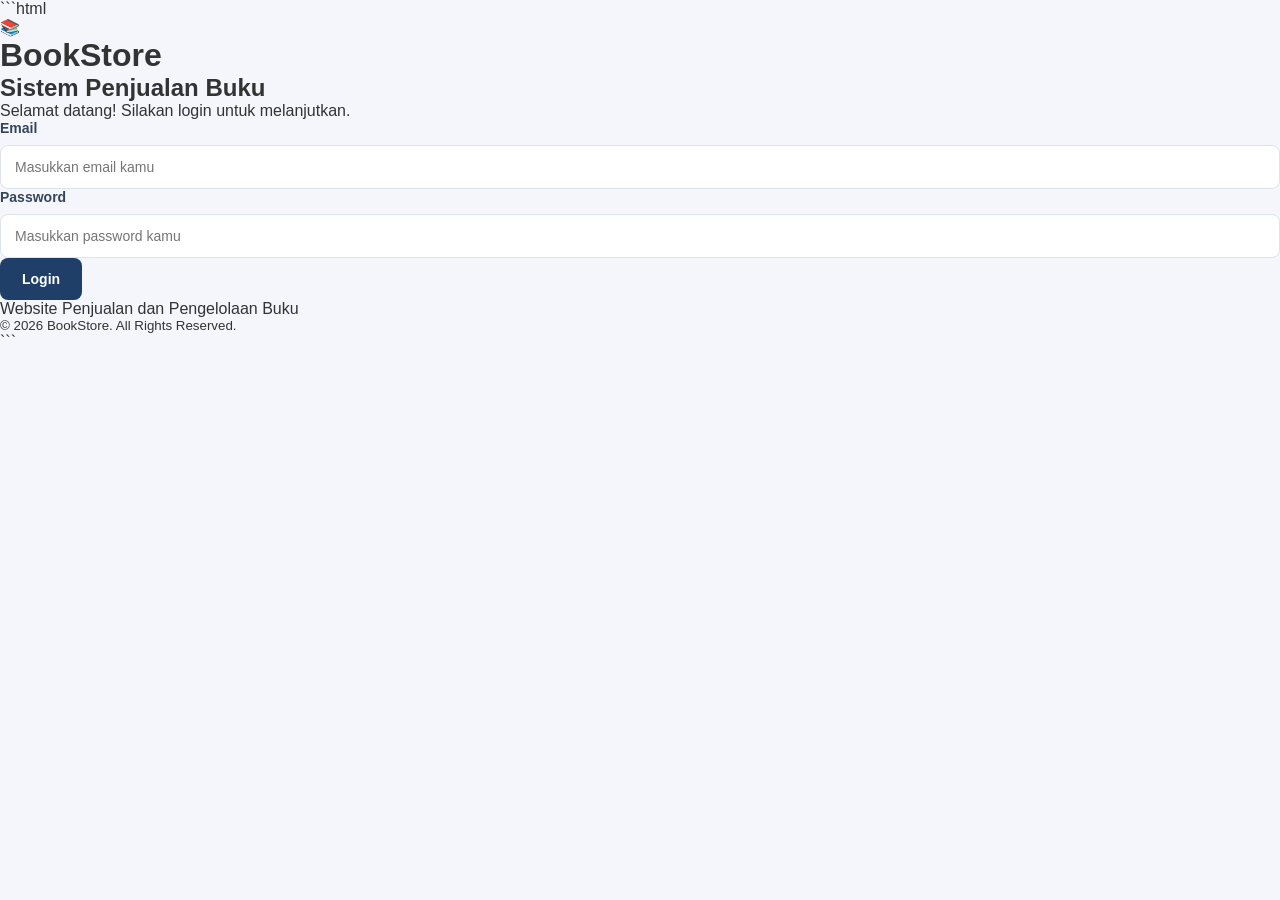
<file: tugas-uts-web1/index.html>
```html
<!DOCTYPE html>
<html lang="id">
<head>
    <meta charset="UTF-8">
    <meta name="viewport" content="width=device-width, initial-scale=1.0">
    <title>Login | Sistem Penjualan Buku</title>
    <link rel="stylesheet" href="css/style.css">
</head>

<body class="login-page">

    <div class="login-container">

        <div class="login-icon">
            <span>📚</span>
        </div>

        <div class="login-header">
            <h1>BookStore</h1>
            <h2>Sistem Penjualan Buku</h2>
            <p>Selamat datang! Silakan login untuk melanjutkan.</p>
        </div>

        <form id="formLogin" onsubmit="login(event)">

            <div class="form-group">
                <label for="email">Email</label>
                <input
                    type="email"
                    id="email"
                    placeholder="Masukkan email kamu"
                    required
                >
            </div>

            <div class="form-group">
                <label for="password">Password</label>
                <input
                    type="password"
                    id="password"
                    placeholder="Masukkan password kamu"
                    required
                >
            </div>

            <p id="pesanLogin" class="pesan-error"></p>

            <button type="submit" class="btn-primary">
                Login
            </button>

        </form>

        <div class="login-footer">
            <p>Website Penjualan dan Pengelolaan Buku</p>
            <small>© 2026 BookStore. All Rights Reserved.</small>
        </div>

    </div>

    <script src="js/data.js"></script>
    <script src="js/script.js"></script>

</body>
</html>
```
</file>
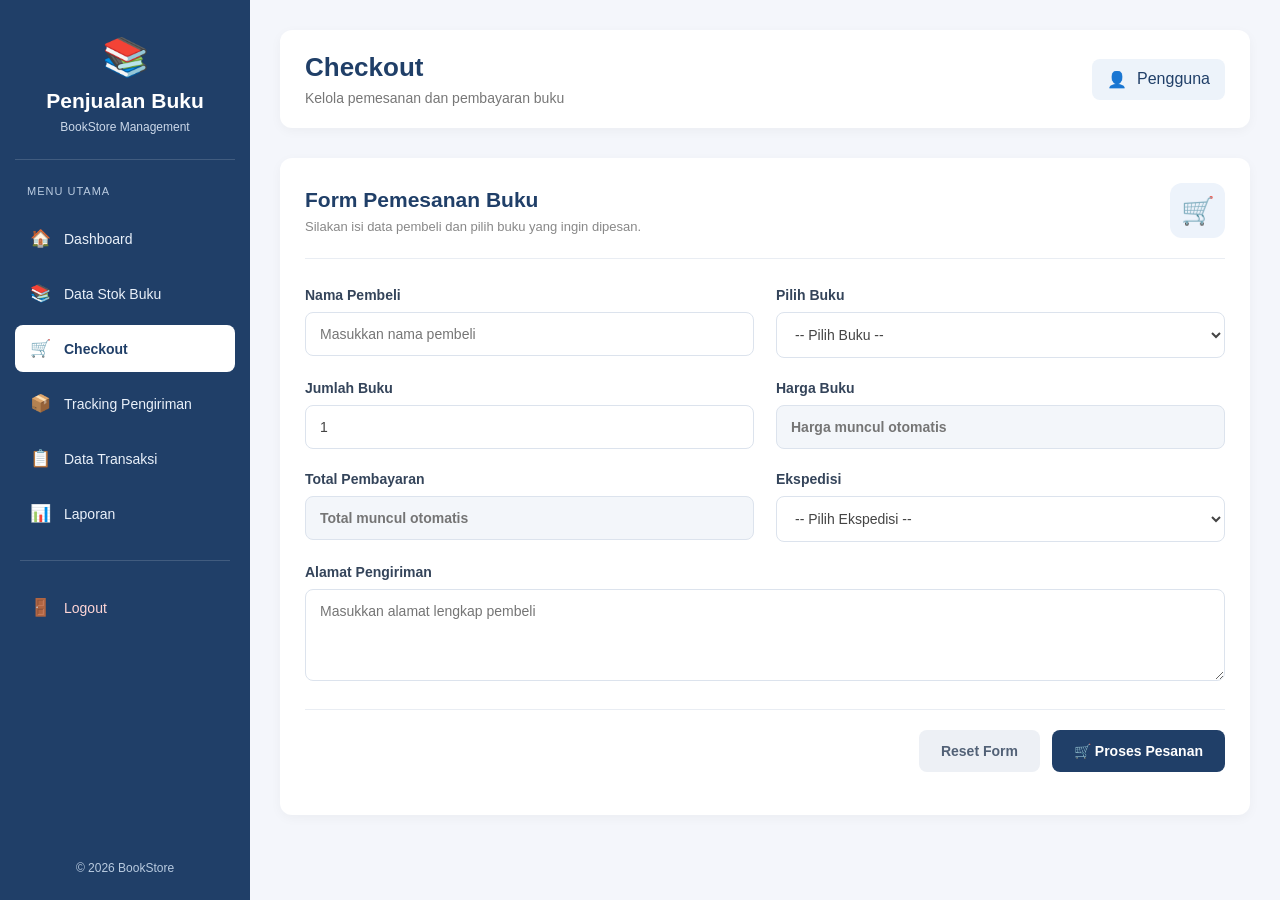
<file: tugas-uts-web1/checkout.html>
<!DOCTYPE html>
<html lang="id">
<head>
    <meta charset="UTF-8">
    <meta name="viewport" content="width=device-width, initial-scale=1.0">
    <title>Checkout - BookStore</title>
    <link rel="stylesheet" href="css/style.css">
</head>
<body>

<div class="layout">

    <!-- SIDEBAR -->
    <aside class="sidebar">
        <div class="sidebar-header">
            <div class="sidebar-logo">📚</div>
            <h2>Penjualan Buku</h2>
            <p>BookStore Management</p>
        </div>

        <nav class="sidebar-menu">
            <p class="menu-label">MENU UTAMA</p>

            <a href="dashboard.html">
                <span>🏠</span> Dashboard
            </a>

            <a href="stok.html">
                <span>📚</span> Data Stok Buku
            </a>

            <a href="checkout.html" class="active">
                <span>🛒</span> Checkout
            </a>

            <a href="tracking.html">
                <span>📦</span> Tracking Pengiriman
            </a>

            <a href="transaksi.html">
                <span>📋</span> Data Transaksi
            </a>

            <a href="laporan.html">
                <span>📊</span> Laporan
            </a>

            <div class="sidebar-divider"></div>

            <a href="index.html" onclick="logout()" class="logout-menu">
                <span>🚪</span> Logout
            </a>
        </nav>

        <div class="sidebar-footer">
            <p>© 2026 BookStore</p>
        </div>
    </aside>

    <!-- KONTEN UTAMA -->
    <main class="main-content">

        <header class="topbar">
            <div>
                <h1>Checkout</h1>
                <p>Kelola pemesanan dan pembayaran buku</p>
            </div>

            <div class="user-info">
                <span>👤</span>
                <span id="namaPengguna">Pengguna</span>
            </div>
        </header>

        <section class="content-box">

            <div class="checkout-heading">
                <div>
                    <h2>Form Pemesanan Buku</h2>
                    <p>Silakan isi data pembeli dan pilih buku yang ingin dipesan.</p>
                </div>
                <div class="checkout-icon">🛒</div>
            </div>

            <form id="formCheckout" onsubmit="prosesCheckout(event)">

                <div class="checkout-form-grid">

                    <div class="form-group">
                        <label for="namaPembeli">Nama Pembeli</label>
                        <input
                            type="text"
                            id="namaPembeli"
                            placeholder="Masukkan nama pembeli"
                            required>
                    </div>

                    <div class="form-group">
                        <label for="pilihBuku">Pilih Buku</label>
                        <select
                            id="pilihBuku"
                            required
                            onchange="updateHargaCheckout()">
                            <option value="">-- Pilih Buku --</option>
                        </select>
                    </div>

                    <div class="form-group">
                        <label for="jumlahBeli">Jumlah Buku</label>
                        <input
                            type="number"
                            id="jumlahBeli"
                            min="1"
                            value="1"
                            required
                            oninput="updateHargaCheckout()">
                    </div>

                    <div class="form-group">
                        <label for="hargaBuku">Harga Buku</label>
                        <input
                            type="text"
                            id="hargaBuku"
                            placeholder="Harga muncul otomatis"
                            readonly>
                    </div>

                    <div class="form-group">
                        <label for="totalHarga">Total Pembayaran</label>
                        <input
                            type="text"
                            id="totalHarga"
                            placeholder="Total muncul otomatis"
                            readonly>
                    </div>

                    <div class="form-group">
                        <label for="ekspedisi">Ekspedisi</label>
                        <select id="ekspedisi" required>
                            <option value="">-- Pilih Ekspedisi --</option>
                            <option value="JNE">JNE</option>
                            <option value="Pos Indonesia">Pos Indonesia</option>
                        </select>
                    </div>

                    <div class="form-group alamat-group">
                        <label for="alamatPembeli">Alamat Pengiriman</label>
                        <textarea
                            id="alamatPembeli"
                            placeholder="Masukkan alamat lengkap pembeli"
                            rows="4"
                            required></textarea>
                    </div>

                </div>

                <div class="checkout-actions">
                    <button type="reset" class="btn-reset">
                        Reset Form
                    </button>

                    <button type="submit" class="btn-primary">
                        🛒 Proses Pesanan
                    </button>
                </div>

            </form>

            <p id="pesanCheckout"></p>

        </section>

    </main>
</div>

<script src="js/data.js"></script>
<script src="js/script.js"></script>

<script>
    renderPilihanBuku();
    tampilkanNamaPengguna();
</script>

</body>
</html>
</file>
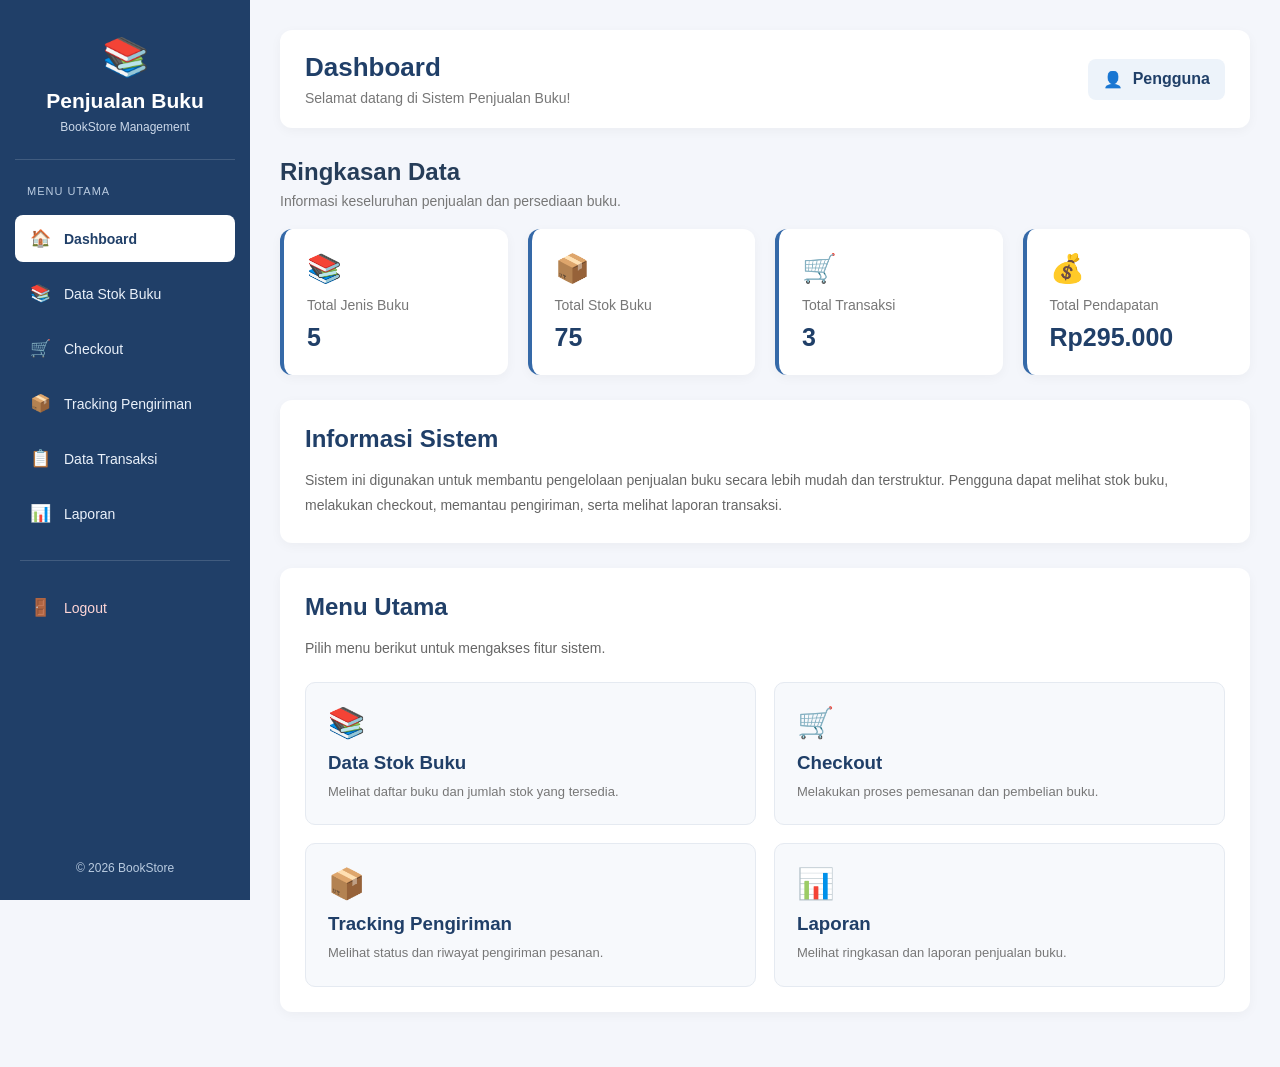
<file: tugas-uts-web1/dashboard.html>
<!DOCTYPE html>
<html lang="id">
<head>
    <meta charset="UTF-8">
    <meta name="viewport" content="width=device-width, initial-scale=1.0">
    <title>Dashboard - Sistem Penjualan Buku</title>
    <link rel="stylesheet" href="css/style.css">
</head>
<body>

    <div class="layout">

        <!-- SIDEBAR -->
        <aside class="sidebar">

            <div class="sidebar-header">
                <div class="sidebar-logo">📚</div>
                <h2>Penjualan Buku</h2>
                <p>BookStore Management</p>
            </div>

            <nav class="sidebar-menu">
                <p class="menu-label">MENU UTAMA</p>

                <a href="dashboard.html" class="active">
                    <span>🏠</span> Dashboard
                </a>

                <a href="stok.html">
                    <span>📚</span> Data Stok Buku
                </a>

                <a href="checkout.html">
                    <span>🛒</span> Checkout
                </a>

                <a href="tracking.html">
                    <span>📦</span> Tracking Pengiriman
                </a>

                <a href="transaksi.html">
                    <span>📋</span> Data Transaksi
                </a>

                <a href="laporan.html">
                    <span>📊</span> Laporan
                </a>

                <div class="sidebar-divider"></div>

                <a href="index.html" onclick="logout()" class="logout-menu">
                    <span>🚪</span> Logout
                </a>
            </nav>

            <div class="sidebar-footer">
                <p>© 2026 BookStore</p>
            </div>

        </aside>


        <!-- KONTEN UTAMA -->
        <main class="main-content">

            <header class="topbar">
                <div>
                    <h1>Dashboard</h1>
                    <p>Selamat datang di Sistem Penjualan Buku!</p>
                </div>

                <div class="user-info">
                    <span>👤</span>
                    <strong id="namaPengguna">Pengguna</strong>
                </div>
            </header>


            <section class="dashboard-content">

                <div class="section-heading">
                    <h2>Ringkasan Data</h2>
                    <p>Informasi keseluruhan penjualan dan persediaan buku.</p>
                </div>


                <!-- KARTU RINGKASAN -->
                <div class="dashboard-cards">

                    <div class="card">
                        <div class="card-icon">📚</div>
                        <h3>Total Jenis Buku</h3>
                        <p id="totalBuku">0</p>
                    </div>

                    <div class="card">
                        <div class="card-icon">📦</div>
                        <h3>Total Stok Buku</h3>
                        <p id="totalStok">0</p>
                    </div>

                    <div class="card">
                        <div class="card-icon">🛒</div>
                        <h3>Total Transaksi</h3>
                        <p id="totalTransaksi">0</p>
                    </div>

                    <div class="card">
                        <div class="card-icon">💰</div>
                        <h3>Total Pendapatan</h3>
                        <p id="totalPendapatan">Rp 0</p>
                    </div>

                </div>


                <!-- INFORMASI SISTEM -->
                <section class="content-box">
                    <h2>Informasi Sistem</h2>

                    <p>
                        Sistem ini digunakan untuk membantu pengelolaan
                        penjualan buku secara lebih mudah dan terstruktur.
                        Pengguna dapat melihat stok buku, melakukan checkout,
                        memantau pengiriman, serta melihat laporan transaksi.
                    </p>
                </section>


                <!-- MENU UTAMA -->
                <section class="content-box">
                    <h2>Menu Utama</h2>
                    <p class="menu-description">
                        Pilih menu berikut untuk mengakses fitur sistem.
                    </p>

                    <div class="menu-cards">

                        <a href="stok.html" class="menu-card">
                            <span>📚</span>
                            <h3>Data Stok Buku</h3>
                            <p>Melihat daftar buku dan jumlah stok yang tersedia.</p>
                        </a>

                        <a href="checkout.html" class="menu-card">
                            <span>🛒</span>
                            <h3>Checkout</h3>
                            <p>Melakukan proses pemesanan dan pembelian buku.</p>
                        </a>

                        <a href="tracking.html" class="menu-card">
                            <span>📦</span>
                            <h3>Tracking Pengiriman</h3>
                            <p>Melihat status dan riwayat pengiriman pesanan.</p>
                        </a>

                        <a href="laporan.html" class="menu-card">
                            <span>📊</span>
                            <h3>Laporan</h3>
                            <p>Melihat ringkasan dan laporan penjualan buku.</p>
                        </a>

                    </div>
                </section>

            </section>

        </main>

    </div>

    <script src="js/data.js"></script>
    <script src="js/script.js"></script>

    <script>
        renderDashboard();
        tampilkanNamaPengguna();
    </script>

</body>
</html>
</file>
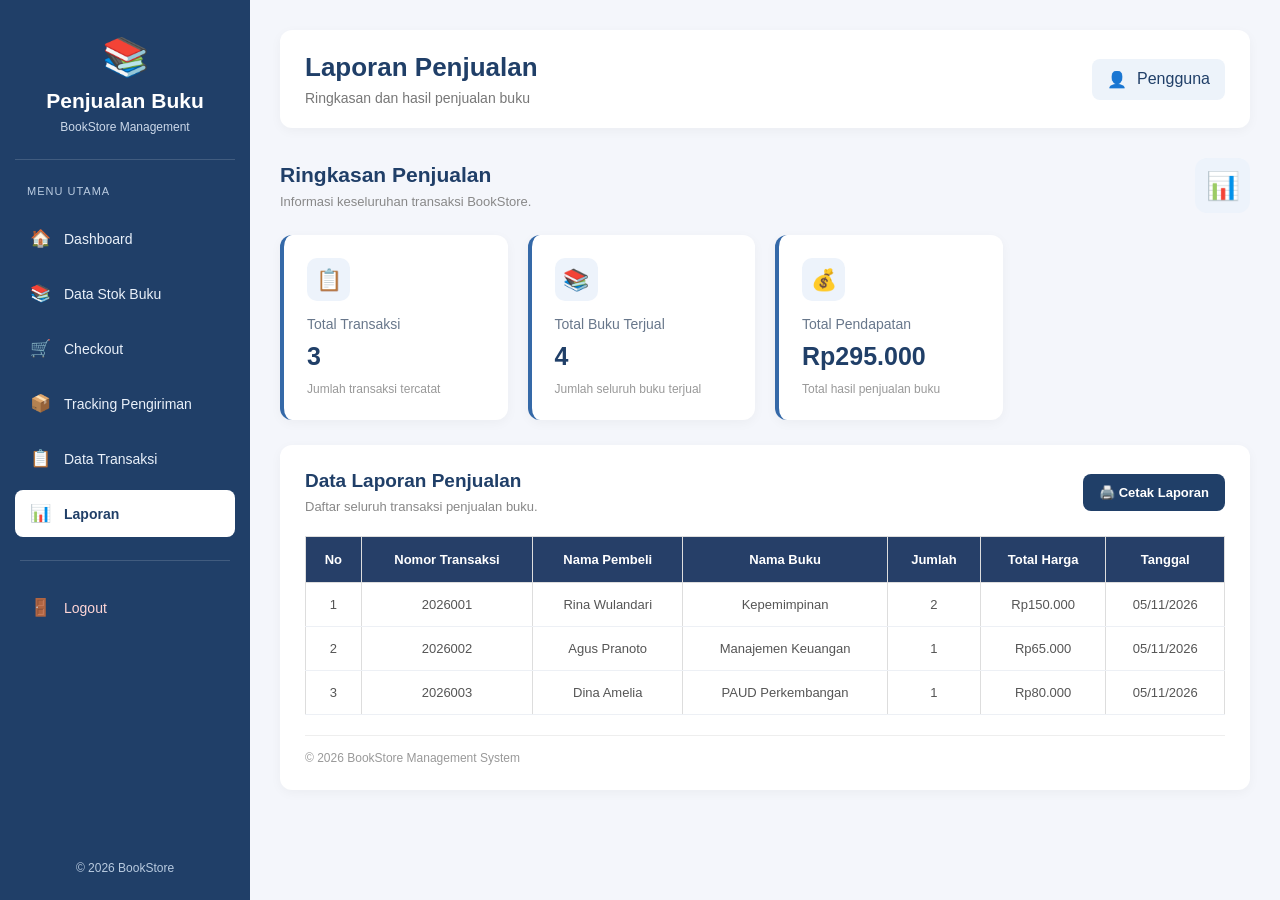
<file: tugas-uts-web1/laporan.html>
<!DOCTYPE html>
<html lang="id">
<head>
    <meta charset="UTF-8">
    <meta name="viewport" content="width=device-width, initial-scale=1.0">
    <title>Laporan Penjualan - BookStore</title>
    <link rel="stylesheet" href="css/style.css">
</head>
<body>

<div class="layout">

    <!-- SIDEBAR -->
    <aside class="sidebar">
        <div class="sidebar-header">
            <div class="sidebar-logo">📚</div>
            <h2>Penjualan Buku</h2>
            <p>BookStore Management</p>
        </div>

        <nav class="sidebar-menu">
            <p class="menu-label">MENU UTAMA</p>

            <a href="dashboard.html">
                <span>🏠</span> Dashboard
            </a>

            <a href="stok.html">
                <span>📚</span> Data Stok Buku
            </a>

            <a href="checkout.html">
                <span>🛒</span> Checkout
            </a>

            <a href="tracking.html">
                <span>📦</span> Tracking Pengiriman
            </a>

            <a href="transaksi.html">
                <span>📋</span> Data Transaksi
            </a>

            <a href="laporan.html" class="active">
                <span>📊</span> Laporan
            </a>

            <div class="sidebar-divider"></div>

            <a href="index.html" onclick="logout()" class="logout-menu">
                <span>🚪</span> Logout
            </a>
        </nav>

        <div class="sidebar-footer">
            <p>© 2026 BookStore</p>
        </div>
    </aside>

    <!-- KONTEN UTAMA -->
    <main class="main-content">

        <header class="topbar">
            <div>
                <h1>Laporan Penjualan</h1>
                <p>Ringkasan dan hasil penjualan buku</p>
            </div>

            <div class="user-info">
                <span>👤</span>
                <span id="namaPengguna">Pengguna</span>
            </div>
        </header>

        <section class="dashboard-content">

            <!-- RINGKASAN -->
            <div class="report-heading">
                <div>
                    <h2>Ringkasan Penjualan</h2>
                    <p>Informasi keseluruhan transaksi BookStore.</p>
                </div>
                <div class="report-icon">📊</div>
            </div>

            <div class="dashboard-cards">

                <div class="card report-card">
                    <div class="report-card-icon">📋</div>
                    <h3>Total Transaksi</h3>
                    <p id="laporanTotalTransaksi">0</p>
                    <span>Jumlah transaksi tercatat</span>
                </div>

                <div class="card report-card">
                    <div class="report-card-icon">📚</div>
                    <h3>Total Buku Terjual</h3>
                    <p id="laporanBukuTerjual">0</p>
                    <span>Jumlah seluruh buku terjual</span>
                </div>

                <div class="card report-card">
                    <div class="report-card-icon">💰</div>
                    <h3>Total Pendapatan</h3>
                    <p id="laporanPendapatan">Rp 0</p>
                    <span>Total hasil penjualan buku</span>
                </div>

            </div>

            <!-- TABEL LAPORAN -->
            <section class="content-box report-table-box">

                <div class="report-table-heading">
                    <div>
                        <h2>Data Laporan Penjualan</h2>
                        <p>Daftar seluruh transaksi penjualan buku.</p>
                    </div>

                    <button class="btn-print" onclick="window.print()">
                        🖨️ Cetak Laporan
                    </button>
                </div>

                <div class="table-container">
                    <table class="report-table">
                        <thead>
                            <tr>
                                <th>No</th>
                                <th>Nomor Transaksi</th>
                                <th>Nama Pembeli</th>
                                <th>Nama Buku</th>
                                <th>Jumlah</th>
                                <th>Total Harga</th>
                                <th>Tanggal</th>
                            </tr>
                        </thead>

                        <tbody id="tabelLaporan">
                            <tr>
                                <td colspan="7">
                                    Belum ada data laporan.
                                </td>
                            </tr>
                        </tbody>
                    </table>
                </div>

                <div class="report-footer">
                    <p>© 2026 BookStore Management System</p>
                </div>

            </section>

        </section>

    </main>
</div>

<script src="js/data.js"></script>
<script src="js/script.js"></script>

<script>
    renderLaporan();
    tampilkanNamaPengguna();
</script>

</body>
</html>
</file>
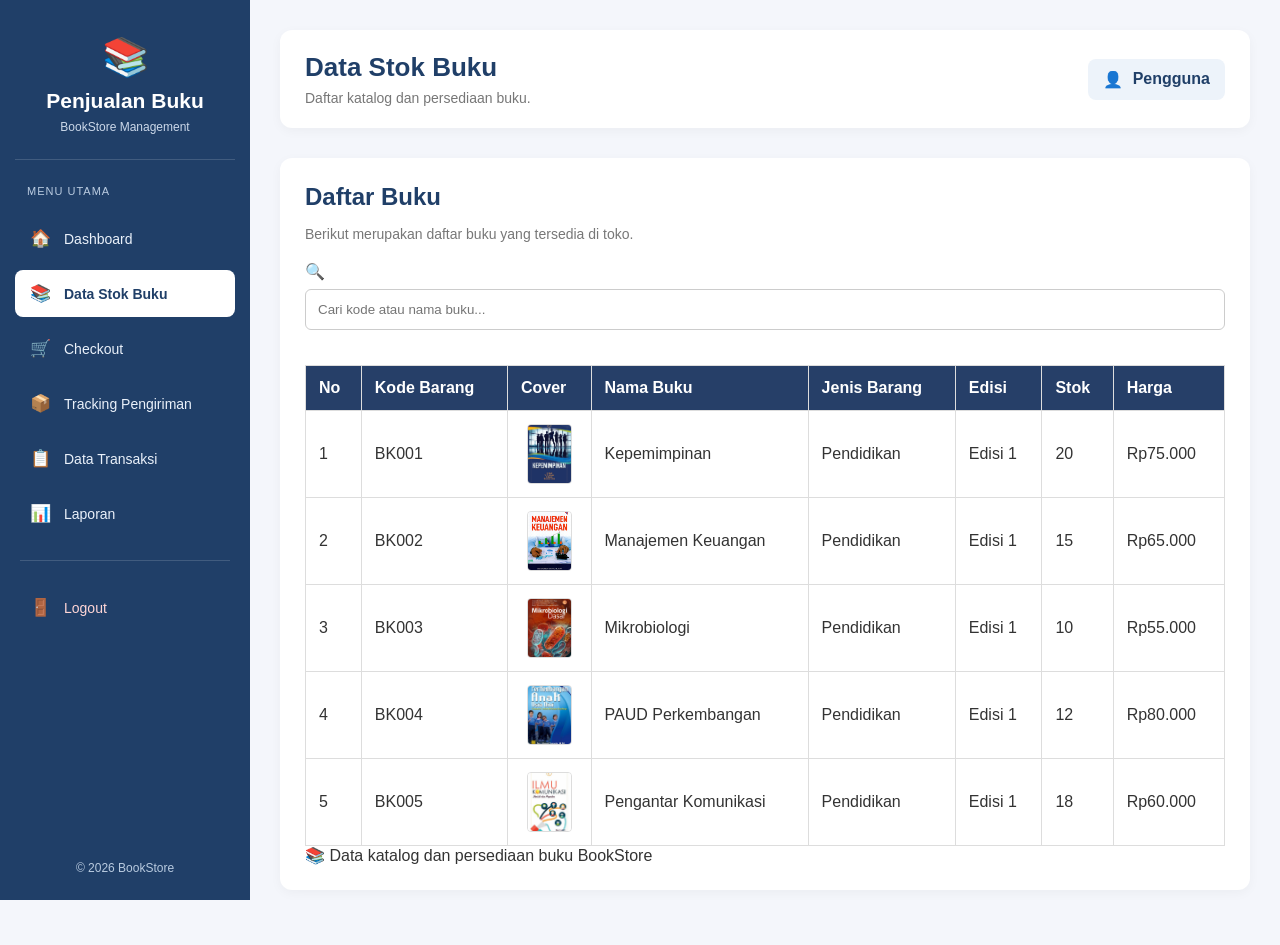
<file: tugas-uts-web1/stok.html>
<!DOCTYPE html>
<html lang="id">
<head>
    <meta charset="UTF-8">
    <meta name="viewport" content="width=device-width, initial-scale=1.0">
    <title>Data Stok Buku - BookStore</title>
    <link rel="stylesheet" href="css/style.css">
</head>
<body>

<div class="layout">

    <!-- SIDEBAR -->
    <aside class="sidebar">

        <div class="sidebar-header">
            <div class="sidebar-logo">📚</div>
            <h2>Penjualan Buku</h2>
            <p>BookStore Management</p>
        </div>

        <nav class="sidebar-menu">
            <p class="menu-label">MENU UTAMA</p>

            <a href="dashboard.html">
                <span>🏠</span> Dashboard
            </a>

            <a href="stok.html" class="active">
                <span>📚</span> Data Stok Buku
            </a>

            <a href="checkout.html">
                <span>🛒</span> Checkout
            </a>

            <a href="tracking.html">
                <span>📦</span> Tracking Pengiriman
            </a>

            <a href="transaksi.html">
                <span>📋</span> Data Transaksi
            </a>

            <a href="laporan.html">
                <span>📊</span> Laporan
            </a>

            <div class="sidebar-divider"></div>

            <a href="index.html" onclick="logout()" class="logout-menu">
                <span>🚪</span> Logout
            </a>
        </nav>

        <div class="sidebar-footer">
            <p>© 2026 BookStore</p>
        </div>

    </aside>

    <!-- KONTEN UTAMA -->
    <main class="main-content">

        <header class="topbar">
            <div>
                <h1>Data Stok Buku</h1>
                <p>Daftar katalog dan persediaan buku.</p>
            </div>

            <div class="user-info">
                <span>👤</span>
                <strong id="namaPengguna">Pengguna</strong>
            </div>
        </header>

        <!-- KONTEN STOK -->
        <section class="content-box">

            <div class="section-heading">
                <h2>Daftar Buku</h2>
                <p>Berikut merupakan daftar buku yang tersedia di toko.</p>
            </div>

            <!-- PENCARIAN -->
            <div class="stok-search">
                <span>🔍</span>

                <input
                    type="text"
                    id="cariBuku"
                    placeholder="Cari kode atau nama buku..."
                    oninput="filterStok()"
                >
            </div>

            <!-- TABEL BUKU -->
            <div class="table-container">

                <table class="stok-table">

                    <thead>
                        <tr>
                            <th>No</th>
                            <th>Kode Barang</th>
                            <th>Cover</th>
                            <th>Nama Buku</th>
                            <th>Jenis Barang</th>
                            <th>Edisi</th>
                            <th>Stok</th>
                            <th>Harga</th>
                        </tr>
                    </thead>

                    <tbody id="tabelStok">
                        <tr>
                            <td colspan="8">
                                Data buku sedang dimuat...
                            </td>
                        </tr>
                    </tbody>

                </table>

            </div>

            <div class="stok-footer">
                <p>📚 Data katalog dan persediaan buku BookStore</p>
            </div>

        </section>

    </main>

</div>

<script src="js/data.js"></script>
<script src="js/script.js"></script>

<script>
    renderStok();
    tampilkanNamaPengguna();
</script>

</body>
</html>
</file>
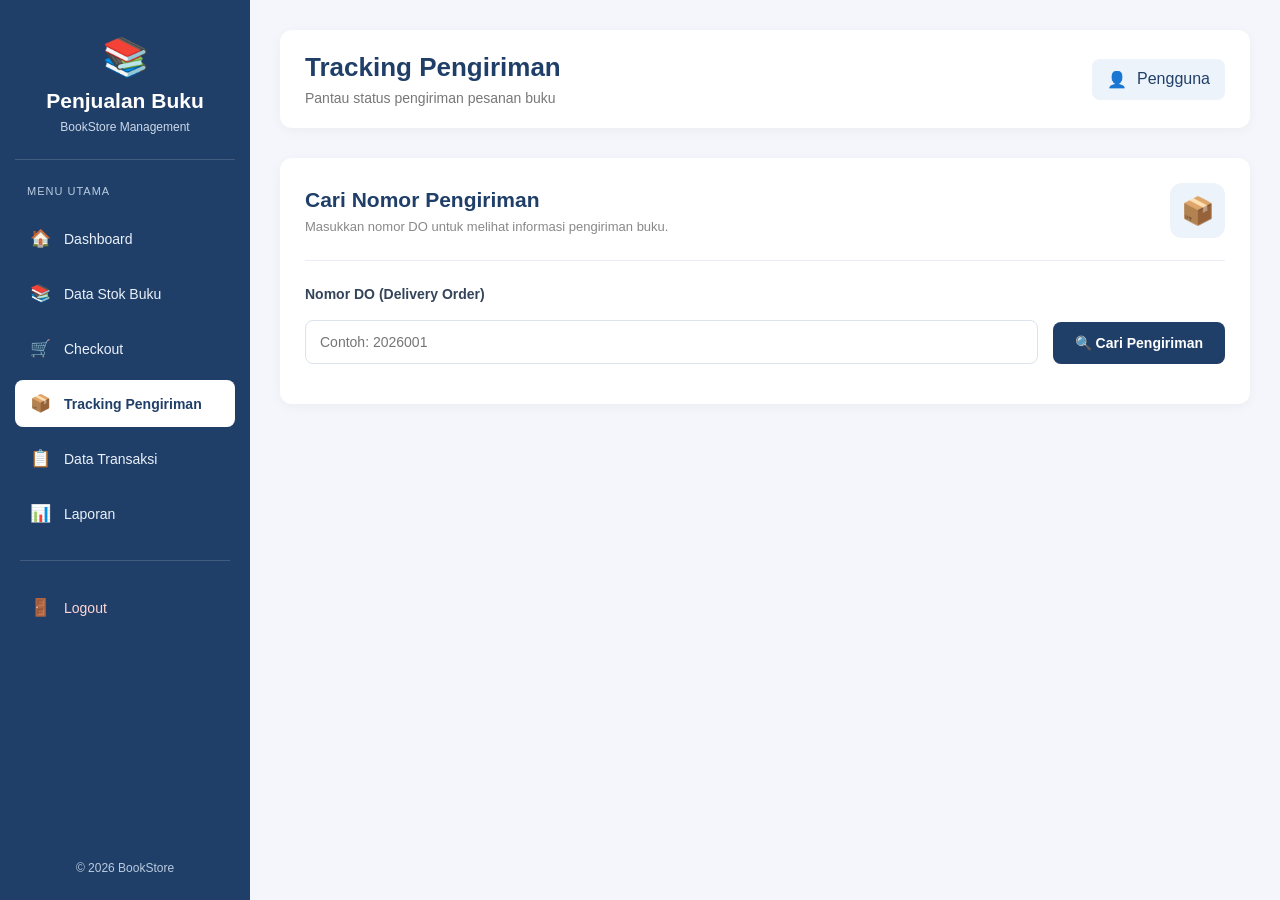
<file: tugas-uts-web1/tracking.html>
<!DOCTYPE html>
<html lang="id">
<head>
    <meta charset="UTF-8">
    <meta name="viewport" content="width=device-width, initial-scale=1.0">
    <title>Tracking Pengiriman - BookStore</title>
    <link rel="stylesheet" href="css/style.css">
</head>
<body>

<div class="layout">

    <!-- SIDEBAR -->
    <aside class="sidebar">
        <div class="sidebar-header">
            <div class="sidebar-logo">📚</div>
            <h2>Penjualan Buku</h2>
            <p>BookStore Management</p>
        </div>

        <nav class="sidebar-menu">
            <p class="menu-label">MENU UTAMA</p>

            <a href="dashboard.html">
                <span>🏠</span> Dashboard
            </a>

            <a href="stok.html">
                <span>📚</span> Data Stok Buku
            </a>

            <a href="checkout.html">
                <span>🛒</span> Checkout
            </a>

            <a href="tracking.html" class="active">
                <span>📦</span> Tracking Pengiriman
            </a>

            <a href="transaksi.html">
                <span>📋</span> Data Transaksi
            </a>

            <a href="laporan.html">
                <span>📊</span> Laporan
            </a>

            <div class="sidebar-divider"></div>

            <a href="index.html" onclick="logout()" class="logout-menu">
                <span>🚪</span> Logout
            </a>
        </nav>

        <div class="sidebar-footer">
            <p>© 2026 BookStore</p>
        </div>
    </aside>

    <!-- KONTEN UTAMA -->
    <main class="main-content">

        <header class="topbar">
            <div>
                <h1>Tracking Pengiriman</h1>
                <p>Pantau status pengiriman pesanan buku</p>
            </div>

            <div class="user-info">
                <span>👤</span>
                <span id="namaPengguna">Pengguna</span>
            </div>
        </header>

        <!-- FORM PENCARIAN -->
        <section class="content-box">

            <div class="tracking-heading">
                <div>
                    <h2>Cari Nomor Pengiriman</h2>
                    <p>Masukkan nomor DO untuk melihat informasi pengiriman buku.</p>
                </div>

                <div class="tracking-icon">📦</div>
            </div>

            <form onsubmit="cariTracking(event)" class="tracking-search-form">

                <div class="form-group">
                    <label for="nomorDO">Nomor DO (Delivery Order)</label>

                    <input
                        type="text"
                        id="nomorDO"
                        placeholder="Contoh: 2026001"
                        required
                    >
                </div>

                <button type="submit" class="btn-primary">
                    🔍 Cari Pengiriman
                </button>

            </form>

            <p id="pesanTracking"></p>

            <!-- HASIL TRACKING -->
            <div id="hasilTracking" class="tracking-result" style="display: none;">

                <div class="result-heading">
                    <div>
                        <h2>Informasi Pengiriman</h2>
                        <p>Detail pesanan dan status pengiriman buku.</p>
                    </div>
                    <span class="result-icon">🚚</span>
                </div>

                <div class="tracking-info">

                    <div class="tracking-detail">
                        <span>Nomor DO</span>
                        <strong id="hasilNomorDO">-</strong>
                    </div>

                    <div class="tracking-detail">
                        <span>Nama Penerima</span>
                        <strong id="hasilNama">-</strong>
                    </div>

                    <div class="tracking-detail">
                        <span>Status Pengiriman</span>
                        <strong id="hasilStatus">-</strong>
                    </div>

                    <div class="tracking-detail">
                        <span>Ekspedisi</span>
                        <strong id="hasilEkspedisi">-</strong>
                    </div>

                    <div class="tracking-detail">
                        <span>Tanggal Kirim</span>
                        <strong id="hasilTanggal">-</strong>
                    </div>

                    <div class="tracking-detail">
                        <span>Kode Paket</span>
                        <strong id="hasilPaket">-</strong>
                    </div>

                    <div class="tracking-detail">
                        <span>Total Pembayaran</span>
                        <strong id="hasilTotal">-</strong>
                    </div>

                </div>

                <!-- RIWAYAT PERJALANAN -->
                <div class="tracking-history">

                    <h3>Riwayat Perjalanan Paket</h3>
                    <p class="history-description">
                        Berikut adalah perkembangan perjalanan pesanan kamu.
                    </p>

                    <div id="riwayatPerjalanan">
                        <p>Belum ada riwayat perjalanan.</p>
                    </div>

                </div>

            </div>

        </section>

    </main>

</div>

<script src="js/data.js"></script>
<script src="js/script.js"></script>

<script>
    tampilkanNamaPengguna();
</script>

</body>
</html>
</file>
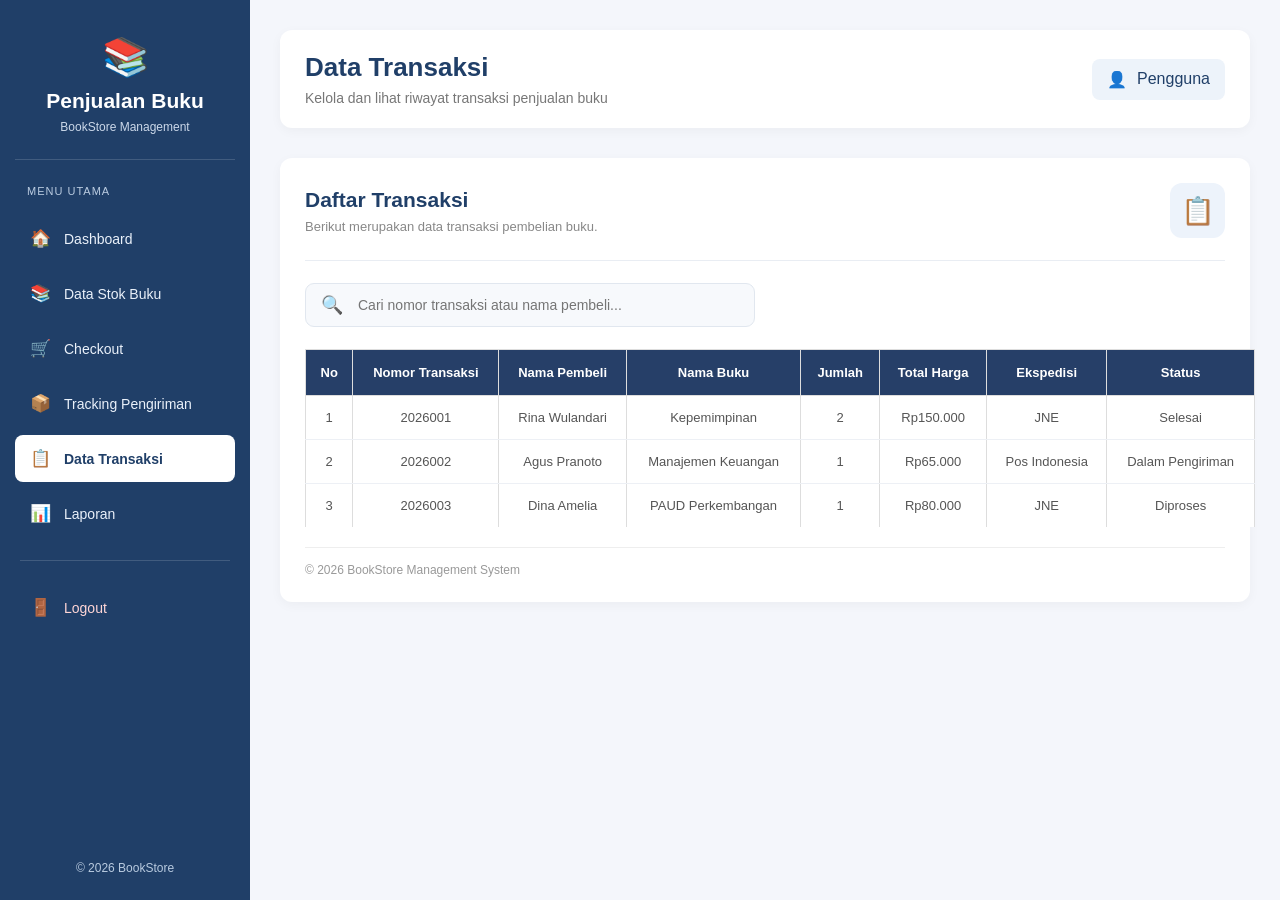
<file: tugas-uts-web1/transaksi.html>
<!DOCTYPE html>
<html lang="id">
<head>
    <meta charset="UTF-8">
    <meta name="viewport" content="width=device-width, initial-scale=1.0">
    <title>Data Transaksi - BookStore</title>
    <link rel="stylesheet" href="css/style.css">
</head>
<body>

<div class="layout">

    <!-- SIDEBAR -->
    <aside class="sidebar">
        <div class="sidebar-header">
            <div class="sidebar-logo">📚</div>
            <h2>Penjualan Buku</h2>
            <p>BookStore Management</p>
        </div>

        <nav class="sidebar-menu">
            <p class="menu-label">MENU UTAMA</p>

            <a href="dashboard.html">
                <span>🏠</span> Dashboard
            </a>

            <a href="stok.html">
                <span>📚</span> Data Stok Buku
            </a>

            <a href="checkout.html">
                <span>🛒</span> Checkout
            </a>

            <a href="tracking.html">
                <span>📦</span> Tracking Pengiriman
            </a>

            <a href="transaksi.html" class="active">
                <span>📋</span> Data Transaksi
            </a>

            <a href="laporan.html">
                <span>📊</span> Laporan
            </a>

            <div class="sidebar-divider"></div>

            <a href="index.html" onclick="logout()" class="logout-menu">
                <span>🚪</span> Logout
            </a>
        </nav>

        <div class="sidebar-footer">
            <p>© 2026 BookStore</p>
        </div>
    </aside>

    <!-- KONTEN UTAMA -->
    <main class="main-content">

        <header class="topbar">
            <div>
                <h1>Data Transaksi</h1>
                <p>Kelola dan lihat riwayat transaksi penjualan buku</p>
            </div>

            <div class="user-info">
                <span>👤</span>
                <span id="namaPengguna">Pengguna</span>
            </div>
        </header>

        <section class="content-box">

            <!-- JUDUL HALAMAN -->
            <div class="transaction-heading">
                <div>
                    <h2>Daftar Transaksi</h2>
                    <p>Berikut merupakan data transaksi pembelian buku.</p>
                </div>

                <div class="transaction-icon">📋</div>
            </div>

            <!-- PENCARIAN -->
            <div class="search-box transaction-search">
                <span>🔍</span>
                <input
                    type="text"
                    id="cariTransaksi"
                    placeholder="Cari nomor transaksi atau nama pembeli..."
                    oninput="filterTransaksi()"
                >
            </div>

            <!-- TABEL TRANSAKSI -->
            <div class="table-container">

                <table class="transaction-table">
                    <thead>
                        <tr>
                            <th>No</th>
                            <th>Nomor Transaksi</th>
                            <th>Nama Pembeli</th>
                            <th>Nama Buku</th>
                            <th>Jumlah</th>
                            <th>Total Harga</th>
                            <th>Ekspedisi</th>
                            <th>Status</th>
                        </tr>
                    </thead>

                    <tbody id="tabelTransaksi">
                        <tr>
                            <td colspan="8">
                                Belum ada transaksi.
                            </td>
                        </tr>
                    </tbody>
                </table>

            </div>

            <!-- FOOTER TABEL -->
            <div class="transaction-footer">
                <p>© 2026 BookStore Management System</p>
            </div>

        </section>

    </main>

</div>

<script src="js/data.js"></script>
<script src="js/script.js"></script>

<script>
    renderTransaksi();
    tampilkanNamaPengguna();
</script>

</body>
</html>
</file>
<file: tugas-uts-web1/css/style.css>
/* =================================
   1. PENGATURAN DASAR
================================= */

* {
    margin: 0;
    padding: 0;
    box-sizing: border-box;
    font-family: Arial, sans-serif;
}

body {
    background: #f4f6fb;
    color: #333;
}

/* =================================
   2. LAYOUT DAN SIDEBAR
================================= */

.layout {
    display: flex;
    min-height: 100vh;
    background: #f4f6fb;
}

.sidebar {
    width: 250px;
    min-width: 250px;
    height: 100vh;
    background: #203f68;
    color: white;
    padding: 25px 15px;
    display: flex;
    flex-direction: column;
    position: fixed;
    top: 0;
    left: 0;
    z-index: 10;
}

.sidebar-header {
    text-align: center;
    padding: 10px 5px 25px;
    border-bottom: 1px solid rgba(255,255,255,0.15);
}

.sidebar-logo {
    font-size: 38px;
    margin-bottom: 10px;
}

.sidebar-header h2 {
    font-size: 21px;
    margin: 0;
    color: white;
}

.sidebar-header p {
    font-size: 12px;
    color: #cbd8e9;
    margin-top: 7px;
}

.sidebar-menu {
    display: flex;
    flex-direction: column;
    gap: 8px;
    margin-top: 25px;
}

.menu-label {
    font-size: 11px;
    letter-spacing: 1px;
    color: #b9cbe0;
    margin: 0 0 10px 12px;
}

.sidebar-menu a {
    display: flex;
    align-items: center;
    gap: 12px;
    padding: 13px 14px;
    color: #eaf1fa;
    text-decoration: none;
    font-size: 14px;
    border-radius: 8px;
    transition: 0.2s;
}

.sidebar-menu a span {
    width: 23px;
    text-align: center;
    font-size: 17px;
}

.sidebar-menu a:hover {
    background: rgba(255,255,255,0.13);
    color: white;
}

.sidebar-menu a.active {
    background: white;
    color: #203f68;
    font-weight: bold;
}

.sidebar-divider {
    height: 1px;
    background: rgba(255,255,255,0.15);
    margin: 15px 5px;
}

.sidebar-menu a.logout-menu {
    color: #ffd6d6;
}

.sidebar-menu a.logout-menu:hover {
    background: #a83b3b;
    color: white;
}

.sidebar-footer {
    margin-top: auto;
    text-align: center;
    color: #b9cbe0;
    font-size: 12px;
    padding-top: 25px;
}

/* =================================
   3. KONTEN UTAMA DAN TOPBAR
================================= */

.main-content {
    flex: 1;
    min-width: 0;
    margin-left: 250px;
    padding: 30px;
}

.topbar {
    display: flex;
    justify-content: space-between;
    align-items: center;
    background: white;
    padding: 22px 25px;
    border-radius: 12px;
    margin-bottom: 30px;
    box-shadow: 0 3px 12px rgba(0,0,0,0.04);
}

.topbar h1 {
    color: #203f68;
    margin: 0 0 7px;
    font-size: 26px;
}

.topbar p {
    color: #777;
    margin: 0;
    font-size: 14px;
}

.user-info {
    display: flex;
    align-items: center;
    gap: 10px;
    background: #edf3fa;
    padding: 11px 15px;
    border-radius: 8px;
    color: #203f68;
}

/* =================================
   4. DASHBOARD
================================= */

.section-heading {
    margin-bottom: 20px;
}

.section-heading h2 {
    color: #263d59;
    margin-bottom: 7px;
}

.section-heading p,
.menu-description {
    color: #777;
    font-size: 14px;
}

.dashboard-cards {
    display: grid;
    grid-template-columns: repeat(4, minmax(0, 1fr));
    gap: 20px;
    margin-bottom: 25px;
}

.card {
    background: white;
    padding: 23px;
    border-radius: 12px;
    box-shadow: 0 3px 12px rgba(0,0,0,0.04);
    border-left: 4px solid #3569a8;
}

.card-icon {
    font-size: 28px;
    margin-bottom: 12px;
}

.card h3 {
    color: #777;
    font-size: 14px;
    font-weight: normal;
    margin-bottom: 10px;
}

.card h2 {
    color: #203f68;
    margin-bottom: 10px;
}

.card p {
    color: #203f68;
    font-size: 25px;
    font-weight: bold;
    margin: 0;
}

/* =================================
   5. KOTAK INFORMASI
================================= */

.content-box {
    background: white;
    padding: 25px;
    border-radius: 12px;
    margin-bottom: 25px;
    box-shadow: 0 3px 12px rgba(0,0,0,0.04);
}

.content-box h2 {
    color: #203f68;
    margin-top: 0;
    margin-bottom: 15px;
}

.content-box > p {
    color: #666;
    line-height: 1.8;
    font-size: 14px;
}

/* =================================
   6. MENU DASHBOARD
================================= */

.menu-cards {
    display: grid;
    grid-template-columns: repeat(2, minmax(0, 1fr));
    gap: 18px;
    margin-top: 20px;
}

.menu-card {
    display: block;
    text-decoration: none;
    background: #f7f9fc;
    border: 1px solid #e5eaf1;
    padding: 22px;
    border-radius: 10px;
    transition: 0.2s;
    color: #203f68;
}

.menu-card:hover {
    background: #edf4fc;
    border-color: #3569a8;
    transform: translateY(-3px);
}

.menu-card span {
    font-size: 30px;
}

.menu-card h3 {
    color: #203f68;
    margin: 12px 0 8px;
}

.menu-card p {
    color: #777;
    font-size: 13px;
    line-height: 1.6;
    margin: 0;
}

/* =================================
   7. TABEL UMUM
================================= */

table {
    width: 100%;
    border-collapse: collapse;
    background: white;
    margin-top: 20px;
}

th,
td {
    padding: 13px;
    border: 1px solid #ddd;
    text-align: left;
}

th {
    background: #263f68;
    color: white;
}

.table-responsive {
    width: 100%;
    overflow-x: auto;
}

.table-responsive table {
    min-width: 700px;
}

/* =================================
   8. FORM DAN TOMBOL UMUM
================================= */

input,
select,
textarea {
    width: 100%;
    padding: 12px;
    margin: 8px 0 15px;
    border: 1px solid #ccc;
    border-radius: 6px;
}

button,
.btn {
    background: #263f68;
    color: white;
    padding: 11px 18px;
    border: none;
    border-radius: 6px;
    cursor: pointer;
    text-decoration: none;
}

button:hover,
.btn:hover {
    background: #405b7c;
}

.status {
    padding: 6px 10px;
    border-radius: 5px;
    background: #e2f3e8;
    color: #26733c;
}

/* =================================
   9. COVER BUKU
================================= */

.cover-buku {
    width: 45px;
    height: 60px;
    object-fit: cover;
    border-radius: 4px;
    border: 1px solid #ddd;
    display: block;
    margin: auto;
}

.no-cover {
    width: 45px;
    height: 60px;
    border: 1px dashed #aaa;
    border-radius: 4px;
    background: #f5f5f5;
    color: #777;
    font-size: 9px;
    align-items: center;
    justify-content: center;
    margin: auto;
}

/* =================================
   10. HALAMAN CHECKOUT
================================= */

.checkout-heading {
    display: flex;
    justify-content: space-between;
    align-items: center;
    margin-bottom: 28px;
    padding-bottom: 20px;
    border-bottom: 1px solid #e9edf3;
}

.checkout-heading h2 {
    color: #203f68;
    font-size: 21px;
    margin-bottom: 7px;
}

.checkout-heading p {
    color: #888;
    font-size: 13px;
}

.checkout-icon {
    width: 55px;
    height: 55px;
    display: flex;
    align-items: center;
    justify-content: center;
    background: #edf3fb;
    border-radius: 12px;
    font-size: 27px;
}

.checkout-form-grid {
    display: grid;
    grid-template-columns: repeat(2, minmax(0, 1fr));
    gap: 22px;
}

.form-group {
    display: flex;
    flex-direction: column;
    gap: 9px;
}

.form-group label {
    font-size: 14px;
    font-weight: 600;
    color: #34445a;
}

.form-group input,
.form-group select,
.form-group textarea {
    width: 100%;
    padding: 13px 14px;
    border: 1px solid #dce3ed;
    border-radius: 8px;
    background: white;
    font-size: 14px;
    color: #444;
    outline: none;
    font-family: inherit;
    transition: 0.2s;
    margin: 0;
}

.form-group input:focus,
.form-group select:focus,
.form-group textarea:focus {
    border-color: #426b9e;
    box-shadow: 0 0 0 3px rgba(66,107,158,0.1);
}

.form-group input[readonly] {
    background: #f3f6fa;
    color: #203f68;
    font-weight: 600;
}

.form-group textarea {
    resize: vertical;
}

.alamat-group {
    grid-column: 1 / -1;
}

.checkout-actions {
    display: flex;
    justify-content: flex-end;
    gap: 12px;
    margin-top: 28px;
    padding-top: 20px;
    border-top: 1px solid #e9edf3;
}

.btn-primary,
.btn-reset {
    padding: 13px 22px;
    border: none;
    border-radius: 8px;
    font-size: 14px;
    font-weight: 600;
    cursor: pointer;
    transition: 0.2s;
}

.btn-primary {
    background: #203f68;
    color: white;
}

.btn-primary:hover {
    background: #315986;
}

.btn-reset {
    background: #edf0f5;
    color: #526176;
}

.btn-reset:hover {
    background: #dfe5ed;
}

#pesanCheckout {
    margin-top: 18px;
    font-size: 14px;
    font-weight: 500;
}

/* =================================
   11. HALAMAN TRACKING
================================= */

.tracking-heading,
.result-heading {
    display: flex;
    justify-content: space-between;
    align-items: center;
    gap: 15px;
}

.tracking-heading {
    padding-bottom: 22px;
    border-bottom: 1px solid #e9edf3;
}

.tracking-heading h2,
.result-heading h2 {
    color: #203f68;
    font-size: 21px;
    margin-bottom: 7px;
}

.tracking-heading p,
.result-heading p {
    color: #888;
    font-size: 13px;
}

.tracking-icon,
.result-icon {
    width: 55px;
    height: 55px;
    display: flex;
    align-items: center;
    justify-content: center;
    background: #edf3fb;
    border-radius: 12px;
    font-size: 27px;
    flex-shrink: 0;
}

.tracking-search-form {
    display: flex;
    align-items: flex-end;
    gap: 15px;
    margin-top: 25px;
}

.tracking-search-form .form-group {
    flex: 1;
}

.tracking-search-form .form-group label {
    display: block;
    margin-bottom: 9px;
    font-size: 14px;
    font-weight: 600;
    color: #34445a;
}

.tracking-search-form input {
    width: 100%;
    padding: 13px 14px;
    border: 1px solid #dce3ed;
    border-radius: 8px;
    font-size: 14px;
    outline: none;
    margin: 0;
}

.tracking-search-form input:focus {
    border-color: #426b9e;
    box-shadow: 0 0 0 3px rgba(66,107,158,0.1);
}

.tracking-search-form button {
    white-space: nowrap;
    margin-bottom: 0;
}

#pesanTracking {
    margin-top: 15px;
    font-size: 14px;
    font-weight: 500;
}

.tracking-result {
    margin-top: 30px;
    padding-top: 25px;
    border-top: 1px solid #e9edf3;
}

.result-heading {
    margin-bottom: 22px;
}

.tracking-info {
    display: grid;
    grid-template-columns: repeat(2, minmax(0, 1fr));
    gap: 15px;
}

.tracking-detail {
    display: flex;
    flex-direction: column;
    gap: 8px;
    padding: 17px;
    background: #f7f9fc;
    border: 1px solid #e8edf4;
    border-radius: 9px;
}

.tracking-detail span {
    color: #888;
    font-size: 12px;
}

.tracking-detail strong {
    color: #203f68;
    font-size: 14px;
}

.tracking-history {
    margin-top: 30px;
}

.tracking-history h3 {
    color: #203f68;
    font-size: 18px;
    margin-bottom: 7px;
}

.history-description {
    color: #888;
    font-size: 13px;
    margin-bottom: 20px;
}

#riwayatPerjalanan {
    padding: 18px;
    background: #f7f9fc;
    border-radius: 9px;
    border: 1px solid #e8edf4;
}

#riwayatPerjalanan p {
    color: #666;
    font-size: 13px;
}

.tracking-item {
    padding: 12px 0;
    border-bottom: 1px solid #e5eaf1;
}

.tracking-item:last-child {
    border-bottom: none;
}

.tracking-item strong {
    color: #203f68;
    font-size: 14px;
}

.tracking-item p {
    margin-top: 6px;
    color: #888;
    font-size: 12px;
}

/* =================================
   12. HALAMAN LAPORAN
================================= */

.report-heading {
    display: flex;
    justify-content: space-between;
    align-items: center;
    margin-bottom: 22px;
}

.report-heading h2 {
    color: #203f68;
    font-size: 21px;
    margin-bottom: 7px;
}

.report-heading p {
    color: #888;
    font-size: 13px;
}

.report-icon {
    width: 55px;
    height: 55px;
    display: flex;
    align-items: center;
    justify-content: center;
    background: #edf3fb;
    border-radius: 12px;
    font-size: 27px;
}

.report-card {
    position: relative;
    padding: 23px !important;
}

.report-card-icon {
    width: 43px;
    height: 43px;
    display: flex;
    align-items: center;
    justify-content: center;
    background: #edf3fb;
    border-radius: 10px;
    font-size: 21px;
    margin-bottom: 15px;
}

.report-card h3 {
    color: #68778b;
    font-size: 14px;
    margin-bottom: 10px;
}

.report-card p {
    color: #203f68;
    font-size: 25px;
    font-weight: 700;
    margin-bottom: 8px;
}

.report-card span {
    color: #999;
    font-size: 12px;
}

.report-table-box {
    margin-top: 25px;
}

.report-table-heading {
    display: flex;
    justify-content: space-between;
    align-items: center;
    gap: 15px;
    margin-bottom: 22px;
}

.report-table-heading h2 {
    color: #203f68;
    font-size: 19px;
    margin-bottom: 7px;
}

.report-table-heading p {
    color: #888;
    font-size: 13px;
}

.btn-print {
    padding: 11px 16px;
    background: #203f68;
    color: white;
    border: none;
    border-radius: 8px;
    font-size: 13px;
    font-weight: 600;
    cursor: pointer;
    white-space: nowrap;
}

.btn-print:hover {
    background: #315986;
}

.report-table {
    width: 100%;
    min-width: 850px;
    border-collapse: collapse;
    background: white;
}

.report-table thead {
    background: #203f68;
    color: white;
}

.report-table th {
    padding: 15px 12px;
    font-size: 13px;
    text-align: center;
    white-space: nowrap;
}

.report-table td {
    padding: 14px 12px;
    font-size: 13px;
    text-align: center;
    color: #555;
    border-bottom: 1px solid #edf0f5;
}

.report-table tbody tr:hover {
    background: #f5f8fc;
}

.report-footer {
    margin-top: 20px;
    padding-top: 15px;
    border-top: 1px solid #eee;
}

.report-footer p {
    color: #999;
    font-size: 12px;
}

/* =================================
   13. HALAMAN DATA TRANSAKSI
================================= */

.transaction-heading {
    display: flex;
    justify-content: space-between;
    align-items: center;
    padding-bottom: 22px;
    border-bottom: 1px solid #e9edf3;
}

.transaction-heading h2 {
    color: #203f68;
    font-size: 21px;
    margin-bottom: 7px;
}

.transaction-heading p {
    color: #888;
    font-size: 13px;
}

.transaction-icon {
    width: 55px;
    height: 55px;
    display: flex;
    align-items: center;
    justify-content: center;
    background: #edf3fb;
    border-radius: 12px;
    font-size: 27px;
}

.transaction-search {
    display: flex;
    align-items: center;
    gap: 10px;
    max-width: 450px;
    margin: 22px 0;
    padding: 0 15px;
    background: #f7f9fc;
    border: 1px solid #e1e7ef;
    border-radius: 9px;
}

.transaction-search span {
    font-size: 18px;
}

.transaction-search input {
    width: 100%;
    padding: 13px 5px;
    border: none;
    outline: none;
    background: transparent;
    font-size: 14px;
    margin: 0;
}

.transaction-table {
    width: 100%;
    min-width: 950px;
    border-collapse: collapse;
    background: white;
}

.transaction-table thead {
    background: #203f68;
    color: white;
}

.transaction-table th {
    padding: 15px 12px;
    text-align: center;
    font-size: 13px;
    white-space: nowrap;
}

.transaction-table td {
    padding: 14px 12px;
    text-align: center;
    border-bottom: 1px solid #edf0f5;
    color: #555;
    font-size: 13px;
}

.transaction-table tbody tr:hover {
    background: #f5f8fc;
}

.transaction-table tbody tr:last-child td {
    border-bottom: none;
}

.transaction-footer {
    margin-top: 20px;
    padding-top: 15px;
    border-top: 1px solid #eee;
}

.transaction-footer p {
    color: #999;
    font-size: 12px;
}

/* =================================
   14. RESPONSIVE
================================= */

@media (max-width: 1000px) {
    .dashboard-cards {
        grid-template-columns: repeat(2, minmax(0, 1fr));
    }
}

@media (max-width: 700px) {
    .layout {
        flex-direction: column;
    }

    .sidebar {
        width: 100%;
        min-width: 0;
        height: auto;
        position: relative;
    }

    .sidebar-menu {
        gap: 5px;
    }

    .main-content {
        margin-left: 0;
        padding: 15px;
    }

    .topbar {
        align-items: flex-start;
        flex-direction: column;
        gap: 15px;
    }

    .dashboard-cards,
    .menu-cards,
    .checkout-form-grid,
    .tracking-info {
        grid-template-columns: 1fr;
    }

    .alamat-group {
        grid-column: auto;
    }

    .checkout-heading {
        align-items: flex-start;
    }

    .checkout-actions {
        flex-direction: column-reverse;
    }

    .checkout-actions button {
        width: 100%;
    }

    .tracking-search-form {
        flex-direction: column;
        align-items: stretch;
    }

    .tracking-search-form button {
        width: 100%;
    }

    .tracking-heading h2 {
        font-size: 18px;
    }

    .report-table-heading {
        align-items: flex-start;
        flex-direction: column;
    }

    .report-card p {
        font-size: 21px;
    }

    .transaction-search {
        max-width: 100%;
    }

    .transaction-heading h2 {
        font-size: 18px;
    }

    .content-box {
        padding: 18px;
    }
}

/* =================================
   15. CETAK LAPORAN
================================= */

@media print {
    .sidebar,
    .topbar,
    .btn-print {
        display: none !important;
    }

    .main-content {
        margin-left: 0 !important;
        padding: 0 !important;
    }

    .layout {
        display: block;
    }

    .content-box {
        box-shadow: none !important;
    }

    body {
        background: white !important;
    }

    .report-table {
        min-width: 100%;
    }
}
</file>
